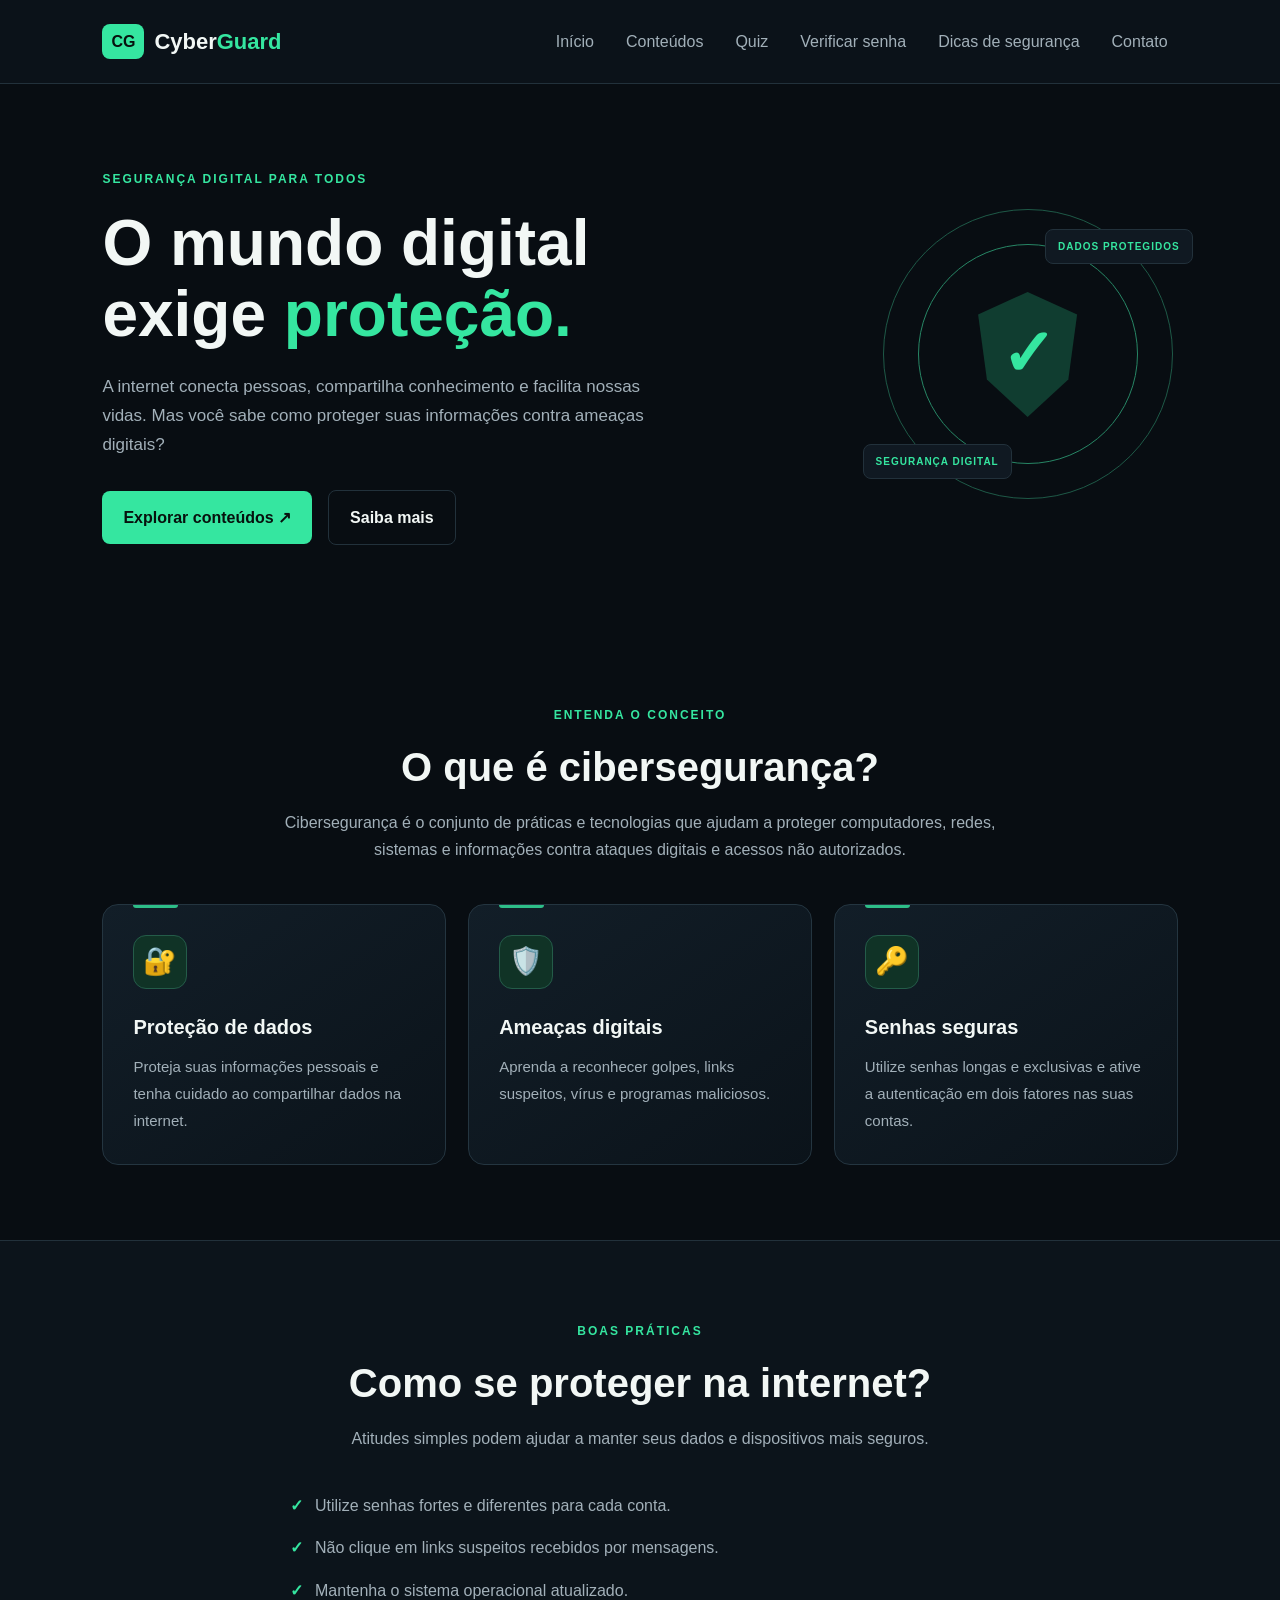
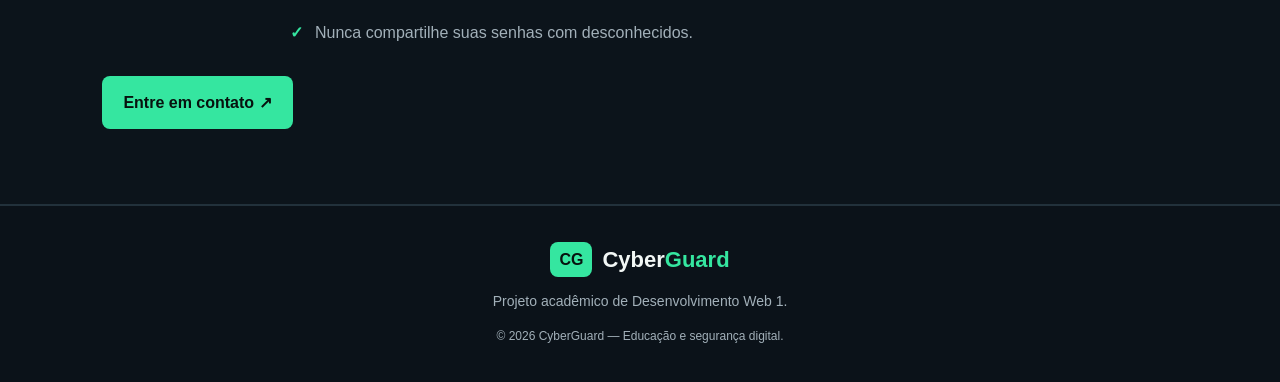
<file: index.html>
<!DOCTYPE html>
<html lang="pt-BR">
<head>
    <meta charset="UTF-8">
    <meta name="viewport" content="width=device-width, initial-scale=1.0">

    <meta name="description" content="Conheça a cibersegurança e aprenda a proteger seus dados na internet.">

    <title>CyberGuard | Segurança Digital</title>

    <link rel="stylesheet" href="style.css">
</head>

<body>

    <!-- CABEÇALHO -->
    <header class="cabecalho">

        <a href="index.html" class="logo">
            <span class="logo-icone">CG</span>
            <span>Cyber<span class="destaque">Guard</span></span>
        </a>

        <nav class="menu" aria-label="Navegação principal">
    <a href="index.html" aria-current="page">Início</a>
    <a href="galeria.html">Conteúdos</a>
    <a href="quiz.html">Quiz</a>
    <a href="senhas.html">Verificar senha</a>
    <a href="dicas.html">Dicas de segurança</a>
    <a href="contato.html">Contato</a>
</nav>

    </header>

    <!-- CONTEÚDO PRINCIPAL -->
    <main>

        <!-- APRESENTAÇÃO -->
        <section class="hero">

            <div class="hero-texto">

                <span class="etiqueta">
                    SEGURANÇA DIGITAL PARA TODOS
                </span>

                <h1>
                    O mundo digital exige
                    <span>proteção.</span>
                </h1>

                <p>
                    A internet conecta pessoas, compartilha conhecimento
                    e facilita nossas vidas. Mas você sabe como proteger
                    suas informações contra ameaças digitais?
                </p>

                <div class="botoes">

                    <a href="galeria.html" class="botao">
                        Explorar conteúdos ↗
                    </a>

                    <a href="#sobre" class="botao-secundario">
                        Saiba mais
                    </a>

                </div>

            </div>

            <div class="hero-visual"
                 role="img"
                 aria-label="Símbolo de proteção digital">

                <div class="circulo circulo-externo"></div>
                <div class="circulo circulo-interno"></div>

                <div class="escudo">✓</div>

                <span class="selo selo-topo">
                    DADOS PROTEGIDOS
                </span>

                <span class="selo selo-base">
                    SEGURANÇA DIGITAL
                </span>

            </div>

        </section>

        <!-- SOBRE A CIBERSEGURANÇA -->
        <section class="secao" id="sobre">

            <div class="titulo-secao">

                <span class="etiqueta">
                    ENTENDA O CONCEITO
                </span>

                <h2>O que é cibersegurança?</h2>

                <p>
                    Cibersegurança é o conjunto de práticas e tecnologias
                    que ajudam a proteger computadores, redes, sistemas
                    e informações contra ataques digitais e acessos não
                    autorizados.
                </p>

            </div>

            <div class="grade-cards">

                <article class="card">

                    <span class="card-icone">🔐</span>

                    <h3>Proteção de dados</h3>

                    <p>
                        Proteja suas informações pessoais e tenha cuidado
                        ao compartilhar dados na internet.
                    </p>

                </article>

                <article class="card">

                    <span class="card-icone">🛡️</span>

                    <h3>Ameaças digitais</h3>

                    <p>
                        Aprenda a reconhecer golpes, links suspeitos,
                        vírus e programas maliciosos.
                    </p>

                </article>

                <article class="card">

                    <span class="card-icone">🔑</span>

                    <h3>Senhas seguras</h3>

                    <p>
                        Utilize senhas longas e exclusivas e ative a
                        autenticação em dois fatores nas suas contas.
                    </p>

                </article>

            </div>

        </section>

        <!-- DICAS DE SEGURANÇA -->
        <section class="secao secao-destaque">

            <div class="titulo-secao">

                <span class="etiqueta">
                    BOAS PRÁTICAS
                </span>

                <h2>Como se proteger na internet?</h2>

                <p>
                    Atitudes simples podem ajudar a manter seus dados
                    e dispositivos mais seguros.
                </p>

            </div>

            <ul class="lista-dicas">

                <li>
                    <span class="check">✓</span>
                    Utilize senhas fortes e diferentes para cada conta.
                </li>

                <li>
                    <span class="check">✓</span>
                    Não clique em links suspeitos recebidos por mensagens.
                </li>

                <li>
                    <span class="check">✓</span>
                    Mantenha o sistema operacional atualizado.
                </li>

                <li>
                    <span class="check">✓</span>
                    Nunca compartilhe suas senhas com desconhecidos.
                </li>

            </ul>

            <a href="contato.html" class="botao">
                Entre em contato ↗
            </a>

        </section>

    </main>

    <!-- RODAPÉ -->
    <footer class="rodape">

        <a href="index.html" class="logo">
            <span class="logo-icone">CG</span>
            <span>Cyber<span class="destaque">Guard</span></span>
        </a>

        <p>
            Projeto acadêmico de Desenvolvimento Web 1.
        </p>

        <p class="copyright">
            © 2026 CyberGuard — Educação e segurança digital.
        </p>

    </footer>

</body>
</html>
</file>
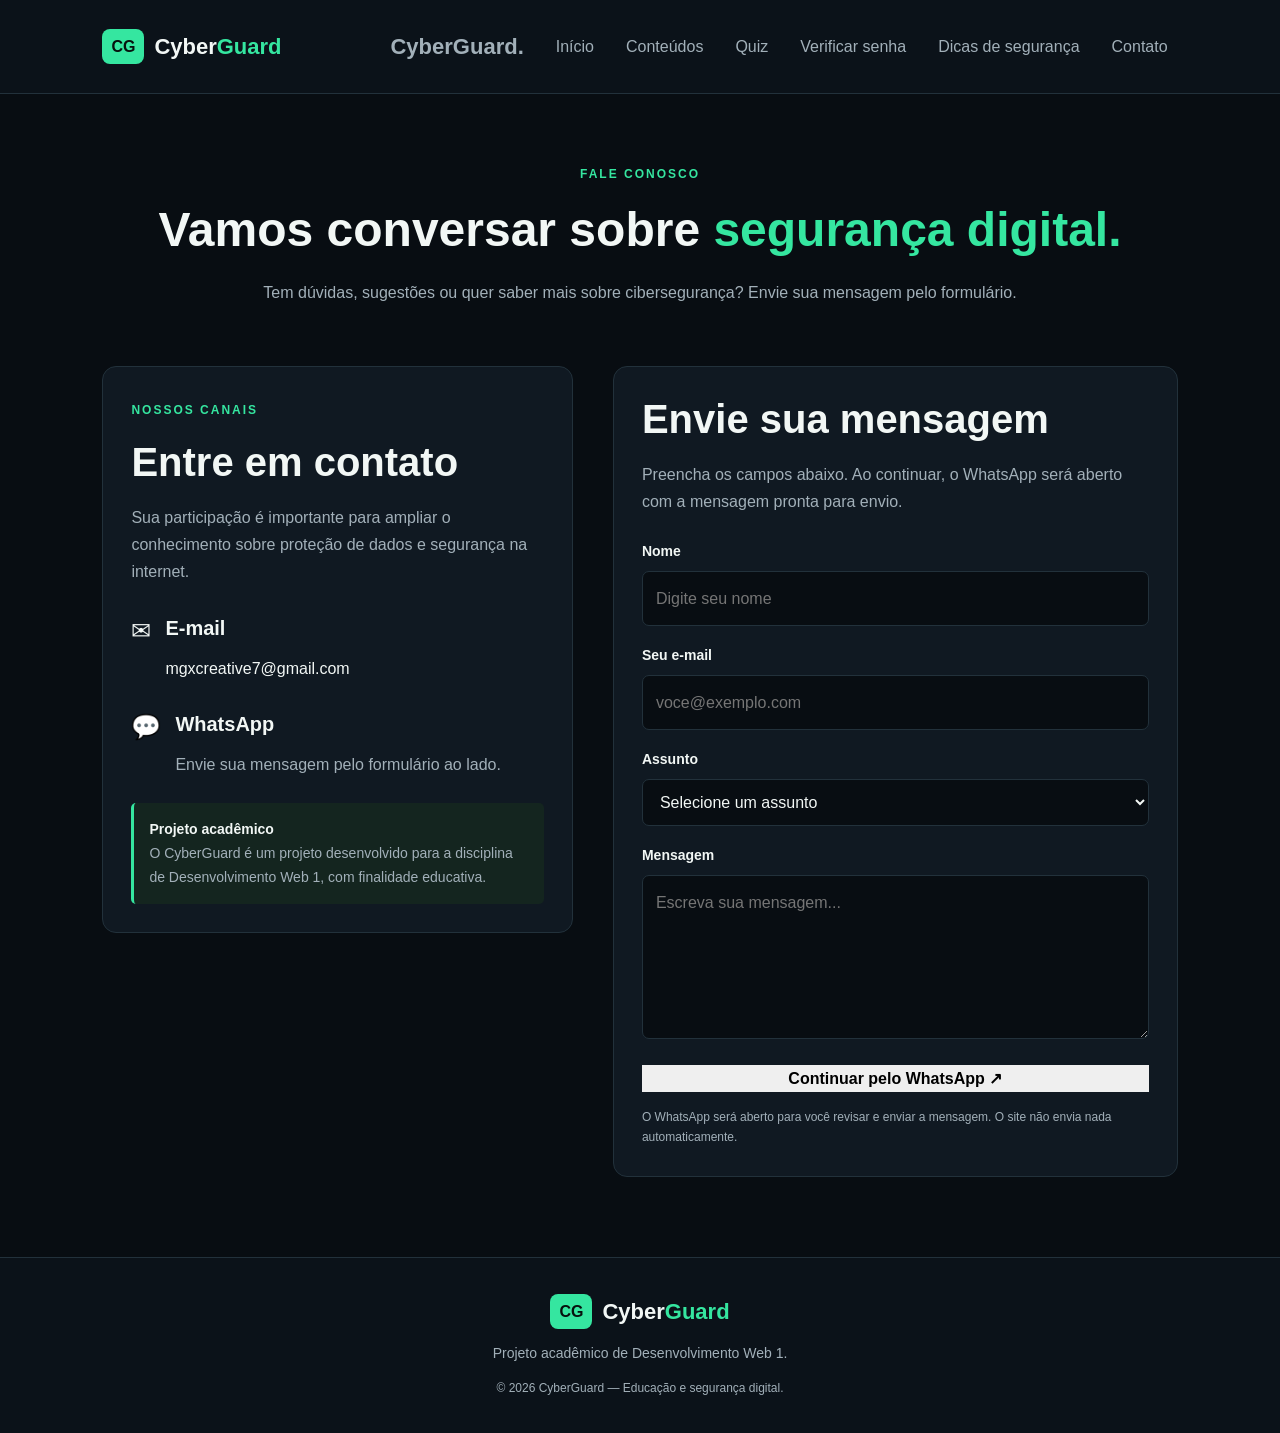
<file: contato.html>
<!DOCTYPE html>
<html lang="pt-BR">
<head>
    <meta charset="UTF-8">
    <meta name="viewport" content="width=device-width, initial-scale=1.0">

    <meta name="description" content="Entre em contato com o CyberGuard, projeto acadêmico sobre cibersegurança e segurança digital.">

    <title>Contato | CyberGuard</title>

    <link rel="stylesheet" href="style.css">
</head>

<body>

    <!-- CABEÇALHO -->
    <header class="cabecalho">

        <a href="index.html" class="logo">
            <span class="logo-icone">CG</span>
            <span>Cyber<span class="destaque">Guard</span></span>
        </a>

        <nav class="menu">
             <a href="index.html" class="logo">CyberGuard.</a>
  <a href="index.html">Início</a>
  <a href="galeria.html">Conteúdos</a>
  <a href="quiz.html">Quiz</a>
  <a href="senhas.html">Verificar senha</a>
  <a href="dicas.html">Dicas de segurança</a>
  <a href="contato.html">Contato</a>
        </nav>

    </header>

    <!-- CONTEÚDO PRINCIPAL -->
    <main>

        <section class="pagina-topo">

            <span class="etiqueta">FALE CONOSCO</span>

            <h1>
                Vamos conversar sobre
                <span class="destaque">segurança digital.</span>
            </h1>

            <p>
                Tem dúvidas, sugestões ou quer saber mais sobre
                cibersegurança? Envie sua mensagem pelo formulário.
            </p>

        </section>

        <section class="secao contato-layout">

            <!-- INFORMAÇÕES DE CONTATO -->
            <div class="contato-info">

                <span class="etiqueta">NOSSOS CANAIS</span>

                <h2>Entre em contato</h2>

                <p>
                    Sua participação é importante para ampliar o
                    conhecimento sobre proteção de dados e segurança
                    na internet.
                </p>

                <div class="info-item">

                    <span class="info-icone">✉</span>

                    <div>
                        <h3>E-mail</h3>
                        <a href="mailto:mgxcreative7@gmail.com">
                            mgxcreative7@gmail.com
                        </a>
                    </div>

                </div>

                <div class="info-item">

                    <span class="info-icone">💬</span>

                    <div>
                        <h3>WhatsApp</h3>
                        <p>
                            Envie sua mensagem pelo formulário ao lado.
                        </p>
                    </div>

                </div>

                <div class="aviso">
                    <strong>Projeto acadêmico</strong>
                    <p>
                        O CyberGuard é um projeto desenvolvido para
                        a disciplina de Desenvolvimento Web 1, com
                        finalidade educativa.
                    </p>
                </div>

            </div>

            <!-- FORMULÁRIO -->
            <form class="formulario" id="formContato">

                <h2>Envie sua mensagem</h2>

                <p class="form-descricao">
                    Preencha os campos abaixo. Ao continuar, o WhatsApp
                    será aberto com a mensagem pronta para envio.
                </p>

                <div class="campo">
                    <label for="nome">Nome</label>
                    <input
                        type="text"
                        id="nome"
                        name="nome"
                        placeholder="Digite seu nome"
                        required
                    >
                </div>

                <div class="campo">
                    <label for="email">Seu e-mail</label>
                    <input
                        type="email"
                        id="email"
                        name="email"
                        placeholder="voce@exemplo.com"
                        required
                    >
                </div>

                <div class="campo">
                    <label for="assunto">Assunto</label>
                    <select id="assunto" name="assunto" required>
                        <option value="">Selecione um assunto</option>
                        <option value="Dúvida sobre cibersegurança">
                            Dúvida sobre cibersegurança
                        </option>
                        <option value="Sugestão para o site">
                            Sugestão para o site
                        </option>
                        <option value="Proteção de dados">
                            Proteção de dados
                        </option>
                        <option value="Outro assunto">
                            Outro assunto
                        </option>
                    </select>
                </div>

                <div class="campo">
                    <label for="mensagem">Mensagem</label>
                    <textarea
                        id="mensagem"
                        name="mensagem"
                        rows="5"
                        placeholder="Escreva sua mensagem..."
                        required
                    ></textarea>
                </div>

                <button type="submit" class="botao-form">
                    Continuar pelo WhatsApp ↗
                </button>

                <p class="nota-form">
                    O WhatsApp será aberto para você revisar e enviar
                    a mensagem. O site não envia nada automaticamente.
                </p>

                <p
                    id="feedback"
                    role="status"
                    aria-live="polite"
                ></p>

            </form>

        </section>

    </main>

    <!-- RODAPÉ -->
    <footer class="rodape">

        <a href="index.html" class="logo">
            <span class="logo-icone">CG</span>
            <span>Cyber<span class="destaque">Guard</span></span>
        </a>

        <p>
            Projeto acadêmico de Desenvolvimento Web 1.
        </p>

        <p class="copyright">
            © 2026 CyberGuard — Educação e segurança digital.
        </p>

    </footer>

    <!-- FUNCIONAMENTO DO FORMULÁRIO -->
    <script>
        const formulario = document.getElementById("formContato");

        formulario.addEventListener("submit", function(event) {
            event.preventDefault();

            // SUBSTITUA pelo número que receberá as mensagens.
            // Use DDI + DDD + número, somente dígitos.
            const numeroWhatsApp = "5521992676972";

            if (numeroWhatsApp === "55DDDNUMERO") {
                document.getElementById("feedback").textContent =
                    "O formulário está pronto! Falta configurar o número de WhatsApp do destinatário.";
                return;
            }

            const nome = document.getElementById("nome").value.trim();
            const email = document.getElementById("email").value.trim();
            const assunto = document.getElementById("assunto").value;
            const mensagem = document.getElementById("mensagem").value.trim();

            const texto =
                "Olá! Entrei em contato pelo site CyberGuard.%0A%0A" +
                "Nome: " + encodeURIComponent(nome) + "%0A" +
                "E-mail: " + encodeURIComponent(email) + "%0A" +
                "Assunto: " + encodeURIComponent(assunto) + "%0A" +
                "Mensagem: " + encodeURIComponent(mensagem);

            const url =
                "https://wa.me/" + numeroWhatsApp + "?text=" + texto;

            window.open(url, "_blank", "noopener,noreferrer");
        });
    </script>

</body>
</html>
</file>
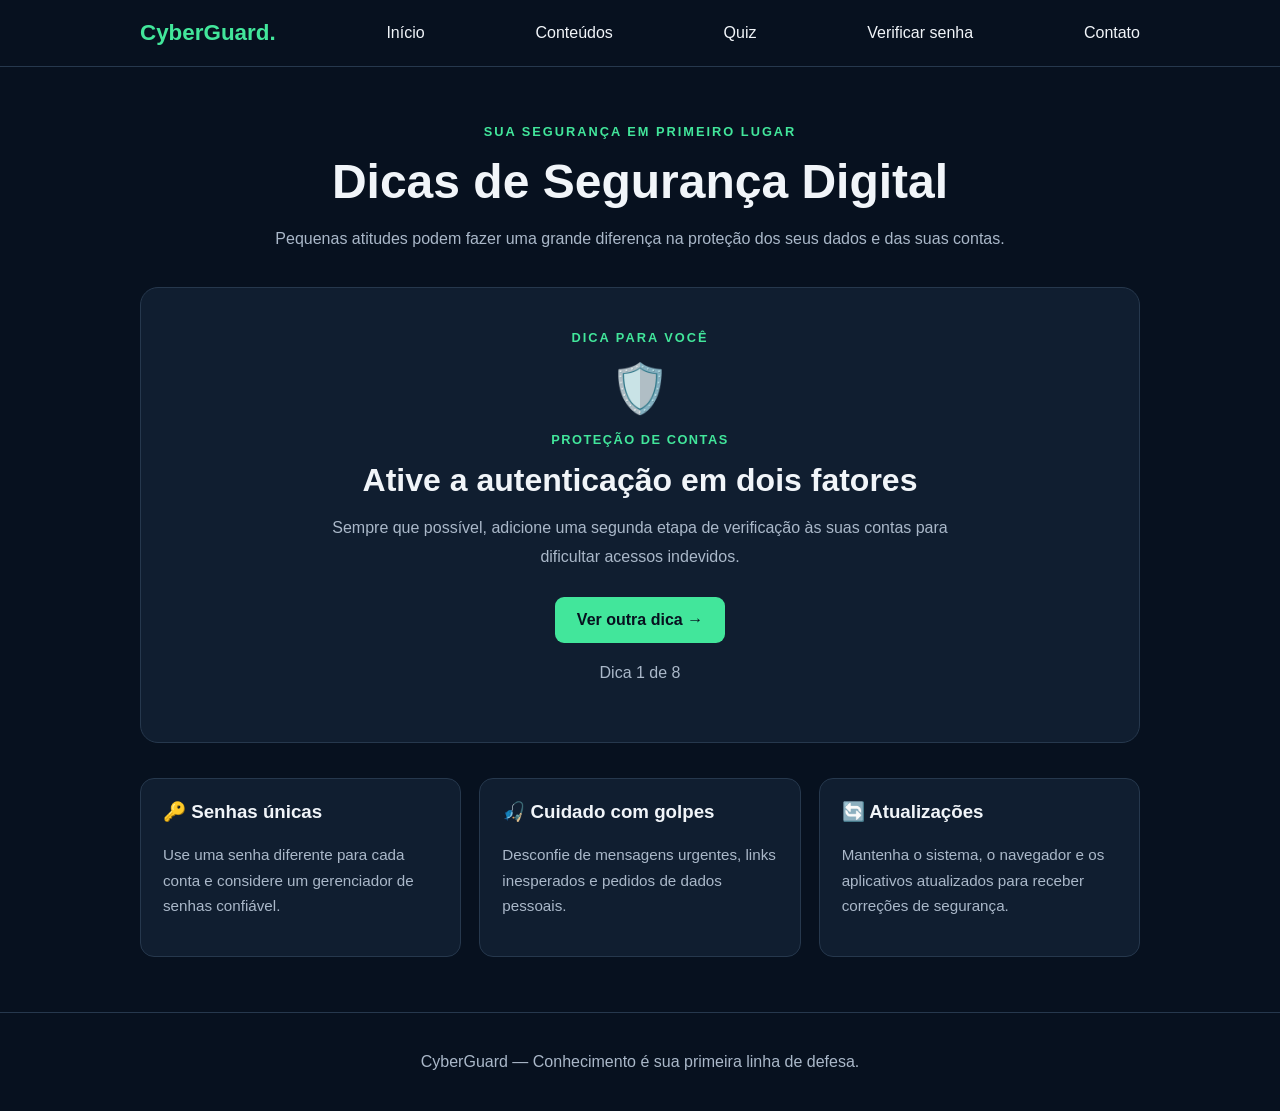
<file: dicas.html>
<!DOCTYPE html>
<html lang="pt-BR">
<head>
  <meta charset="UTF-8">
  <meta name="viewport" content="width=device-width, initial-scale=1.0">
  <meta name="description" content="Confira dicas práticas para navegar com mais segurança na internet.">
  <title>Dicas de Segurança | CyberGuard</title>

  <style>
    :root {
      --fundo: #07111f;
      --painel: #101e30;
      --verde: #42e69b;
      --texto: #f1f5f9;
      --suave: #aab8c9;
      --borda: #26384d;
    }

    * {
      box-sizing: border-box;
    }

    body {
      margin: 0;
      background: var(--fundo);
      color: var(--texto);
      font-family: Arial, Helvetica, sans-serif;
      min-height: 100vh;
    }

    header {
      padding: 20px;
      border-bottom: 1px solid var(--borda);
    }

    nav {
      max-width: 1000px;
      margin: auto;
      display: flex;
      justify-content: space-between;
      align-items: center;
      gap: 16px;
      flex-wrap: wrap;
    }

    nav a {
      color: var(--texto);
      text-decoration: none;
    }

    nav a:hover {
      color: var(--verde);
    }

    nav .logo {
      color: var(--verde);
      font-size: 1.4rem;
      font-weight: bold;
    }

    main {
      width: min(1000px, 92%);
      margin: 55px auto;
    }

    .introducao {
      text-align: center;
      margin-bottom: 35px;
    }

    .etiqueta {
      color: var(--verde);
      font-size: .8rem;
      font-weight: bold;
      letter-spacing: 2px;
      text-transform: uppercase;
    }

    h1 {
      font-size: clamp(2rem, 5vw, 3rem);
      margin: 14px 0;
    }

    .suave {
      color: var(--suave);
      line-height: 1.7;
    }

    .destaque {
      background: var(--painel);
      border: 1px solid var(--borda);
      border-radius: 18px;
      padding: clamp(24px, 5vw, 40px);
      text-align: center;
    }

    .icone {
      font-size: 3rem;
      margin: 15px 0;
    }

    #categoria {
      color: var(--verde);
      text-transform: uppercase;
      letter-spacing: 1.5px;
      font-size: .8rem;
      font-weight: bold;
    }

    #tituloDica {
      font-size: clamp(1.4rem, 4vw, 2rem);
      margin: 15px 0;
    }

    #textoDica {
      max-width: 650px;
      margin: 0 auto;
      line-height: 1.8;
    }

    button {
      margin-top: 25px;
      padding: 14px 22px;
      border: 0;
      border-radius: 9px;
      background: var(--verde);
      color: #07111f;
      font-size: 1rem;
      font-weight: bold;
      cursor: pointer;
    }

    button:hover {
      filter: brightness(.92);
    }

    button:focus-visible,
    a:focus-visible {
      outline: 2px solid var(--verde);
      outline-offset: 4px;
    }

    .grade {
      display: grid;
      grid-template-columns: repeat(3, minmax(0, 1fr));
      gap: 18px;
      margin-top: 35px;
    }

    .cartao {
      background: var(--painel);
      border: 1px solid var(--borda);
      border-radius: 14px;
      padding: 22px;
    }

    .cartao h3 {
      margin-top: 0;
    }

    .cartao p {
      color: var(--suave);
      line-height: 1.7;
      font-size: .95rem;
    }

    footer {
      border-top: 1px solid var(--borda);
      padding: 24px;
      margin-top: 55px;
      text-align: center;
      color: var(--suave);
    }

    @media (max-width: 700px) {
      .grade {
        grid-template-columns: 1fr;
      }

      nav {
        justify-content: center;
      }

      main {
        margin-top: 35px;
      }
    }
  </style>
</head>

<body>
  <header>
    <nav aria-label="Navegação principal">
      <a class="logo" href="index.html">CyberGuard.</a>
      <a href="index.html">Início</a>
      <a href="galeria.html">Conteúdos</a>
      <a href="quiz.html">Quiz</a>
      <a href="senhas.html">Verificar senha</a>
      <a href="contato.html">Contato</a>
    </nav>
  </header>

  <main>
    <section class="introducao">
      <span class="etiqueta">Sua segurança em primeiro lugar</span>
      <h1>Dicas de Segurança Digital</h1>
      <p class="suave">
        Pequenas atitudes podem fazer uma grande diferença
        na proteção dos seus dados e das suas contas.
      </p>
    </section>

    <section class="destaque" aria-labelledby="tituloDica">
      <span class="etiqueta">Dica para você</span>
      <div class="icone" id="iconeDica" aria-hidden="true">🛡️</div>
      <p id="categoria">Proteção de contas</p>
      <h2 id="tituloDica">Ative a autenticação em dois fatores</h2>
      <p id="textoDica" class="suave" aria-live="polite">
        Sempre que possível, adicione uma segunda etapa de verificação
        às suas contas para dificultar acessos indevidos.
      </p>
      <button type="button" id="proximaDica">Ver outra dica →</button>
      <p id="contador" class="suave">Dica 1 de 8</p>
    </section>

    <section class="grade" aria-label="Hábitos importantes">
      <article class="cartao">
        <h3>🔑 Senhas únicas</h3>
        <p>Use uma senha diferente para cada conta e considere um gerenciador de senhas confiável.</p>
      </article>

      <article class="cartao">
        <h3>🎣 Cuidado com golpes</h3>
        <p>Desconfie de mensagens urgentes, links inesperados e pedidos de dados pessoais.</p>
      </article>

      <article class="cartao">
        <h3>🔄 Atualizações</h3>
        <p>Mantenha o sistema, o navegador e os aplicativos atualizados para receber correções de segurança.</p>
      </article>
    </section>
  </main>

  <footer>
    <p>CyberGuard — Conhecimento é sua primeira linha de defesa.</p>
  </footer>

  <script>
    const dicas = [
      {
        icone: "🛡️",
        categoria: "Proteção de contas",
        titulo: "Ative a autenticação em dois fatores",
        texto: "Sempre que possível, adicione uma segunda etapa de verificação às suas contas para dificultar acessos indevidos."
      },
      {
        icone: "🔑",
        categoria: "Senhas",
        titulo: "Use senhas longas e únicas",
        texto: "Evite repetir senhas em serviços diferentes. Um gerenciador confiável pode ajudar você a criar e guardar senhas fortes."
      },
      {
        icone: "🎣",
        categoria: "Phishing",
        titulo: "Pense antes de clicar",
        texto: "Desconfie de mensagens com urgência exagerada, prêmios inesperados ou links que pedem suas credenciais. Acesse o site oficial diretamente."
      },
      {
        icone: "🔄",
        categoria: "Atualizações",
        titulo: "Mantenha seus dispositivos atualizados",
        texto: "Atualizações podem corrigir falhas de segurança. Ative as atualizações automáticas quando for adequado."
      },
      {
        icone: "📶",
        categoria: "Redes públicas",
        titulo: "Tenha cuidado com Wi-Fi público",
        texto: "Confira se a rede é legítima, prefira conexões seguras e evite operações sensíveis em redes que você não considera confiáveis."
      },
      {
        icone: "🕵️",
        categoria: "Privacidade",
        titulo: "Compartilhe menos dados pessoais",
        texto: "Revise as configurações de privacidade e evite publicar endereço, documentos, localização em tempo real ou informações da sua rotina."
      },
      {
        icone: "💾",
        categoria: "Backup",
        titulo: "Faça cópias de segurança",
        texto: "Mantenha cópias dos arquivos importantes em outro dispositivo ou serviço confiável. Verifique se consegue restaurá-las."
      },
      {
        icone: "📥",
        categoria: "Downloads",
        titulo: "Baixe arquivos de fontes confiáveis",
        texto: "Evite programas piratas e anexos inesperados. Verifique a origem do arquivo antes de abri-lo ou instalá-lo."
      }
    ];

    let indiceAtual = 0;

    const icone = document.getElementById("iconeDica");
    const categoria = document.getElementById("categoria");
    const titulo = document.getElementById("tituloDica");
    const texto = document.getElementById("textoDica");
    const contador = document.getElementById("contador");

    function mostrarDica(indice) {
      const dica = dicas[indice];

      icone.textContent = dica.icone;
      categoria.textContent = dica.categoria;
      titulo.textContent = dica.titulo;
      texto.textContent = dica.texto;
      contador.textContent = `Dica ${indice + 1} de ${dicas.length}`;
    }

    document.getElementById("proximaDica").addEventListener("click", () => {
      indiceAtual = (indiceAtual + 1) % dicas.length;
      mostrarDica(indiceAtual);
    });

    mostrarDica(indiceAtual);
  </script>
</body>
</html>
</file>
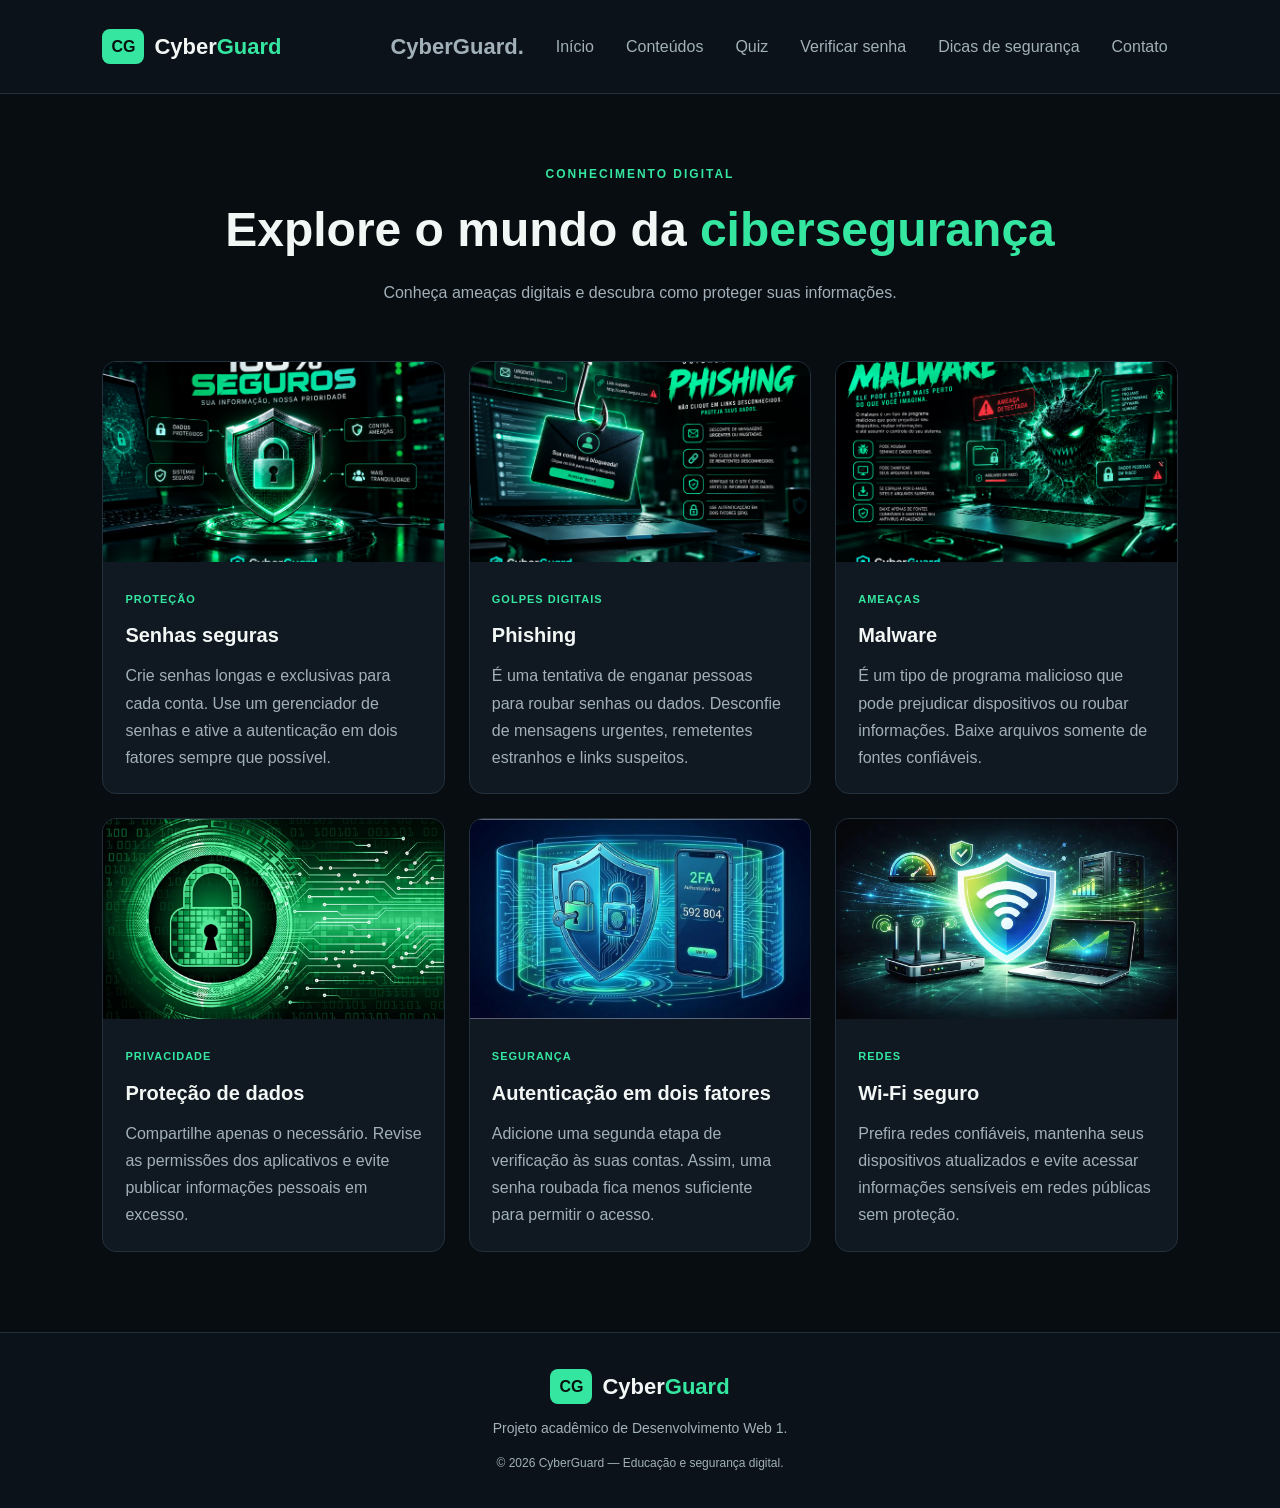
<file: galeria.html>
<!DOCTYPE html>
<html lang="pt-BR">
<head>
    <meta charset="UTF-8">
    <meta name="viewport" content="width=device-width, initial-scale=1.0">
    <meta name="description" content="Galeria educativa sobre cibersegurança, ameaças digitais e proteção de dados.">
    <title>Galeria | CyberGuard</title>
    <link rel="stylesheet" href="style.css">
</head>

<body>

    <header class="cabecalho">
        <a href="index.html" class="logo">
            <span class="logo-icone">CG</span>
            <span>Cyber<span class="destaque">Guard</span></span>
        </a>

        <nav class="menu">
             <a href="index.html" class="logo">CyberGuard.</a>
  <a href="index.html">Início</a>
  <a href="galeria.html">Conteúdos</a>
  <a href="quiz.html">Quiz</a>
  <a href="senhas.html">Verificar senha</a>
  <a href="dicas.html">Dicas de segurança</a>
  <a href="contato.html">Contato</a>
        </nav>
    </header>

    <main>
        <section class="pagina-topo">
            <span class="etiqueta">CONHECIMENTO DIGITAL</span>
            <h1>Explore o mundo da <span class="destaque">cibersegurança</span></h1>
            <p>Conheça ameaças digitais e descubra como proteger suas informações.</p>
        </section>

        <section class="grade-galeria">

            <article class="card-imagem">
                <img src="img/senhas.png" alt="Proteção de senhas">
                <div class="card-conteudo">
                    <span class="categoria">Proteção</span>
                    <h3>Senhas seguras</h3>
                    <p>Crie senhas longas e exclusivas para cada conta. Use um gerenciador de senhas e ative a autenticação em dois fatores sempre que possível.</p>
                </div>
            </article>

            <article class="card-imagem">
                <img src="img/phishing.png" alt="Alerta contra phishing">
                <div class="card-conteudo">
                    <span class="categoria">Golpes digitais</span>
                    <h3>Phishing</h3>
                    <p>É uma tentativa de enganar pessoas para roubar senhas ou dados. Desconfie de mensagens urgentes, remetentes estranhos e links suspeitos.</p>
                </div>
            </article>

            <article class="card-imagem">
                <img src="img/malware.png" alt="Alerta contra malware">
                <div class="card-conteudo">
                    <span class="categoria">Ameaças</span>
                    <h3>Malware</h3>
                    <p>É um tipo de programa malicioso que pode prejudicar dispositivos ou roubar informações. Baixe arquivos somente de fontes confiáveis.</p>
                </div>
            </article>

            <article class="card-imagem">
                <img src="img/privacidade.png" alt="Proteção da privacidade digital">
                <div class="card-conteudo">
                    <span class="categoria">Privacidade</span>
                    <h3>Proteção de dados</h3>
                    <p>Compartilhe apenas o necessário. Revise as permissões dos aplicativos e evite publicar informações pessoais em excesso.</p>
                </div>
            </article>

            <article class="card-imagem">
                <img src="img/autenticacao.png" alt="Autenticação em dois fatores">
                <div class="card-conteudo">
                    <span class="categoria">Segurança</span>
                    <h3>Autenticação em dois fatores</h3>
                    <p>Adicione uma segunda etapa de verificação às suas contas. Assim, uma senha roubada fica menos suficiente para permitir o acesso.</p>
                </div>
            </article>

            <article class="card-imagem">
                <img src="img/redes.png" alt="Segurança em redes Wi-Fi">
                <div class="card-conteudo">
                    <span class="categoria">Redes</span>
                    <h3>Wi-Fi seguro</h3>
                    <p>Prefira redes confiáveis, mantenha seus dispositivos atualizados e evite acessar informações sensíveis em redes públicas sem proteção.</p>
                </div>
            </article>

        </section>
    </main>

    <footer class="rodape">
        <a href="index.html" class="logo">
            <span class="logo-icone">CG</span>
            <span>Cyber<span class="destaque">Guard</span></span>
        </a>
        <p>Projeto acadêmico de Desenvolvimento Web 1.</p>
        <p class="copyright">© 2026 CyberGuard — Educação e segurança digital.</p>
    </footer>

</body>
</html>
</file>
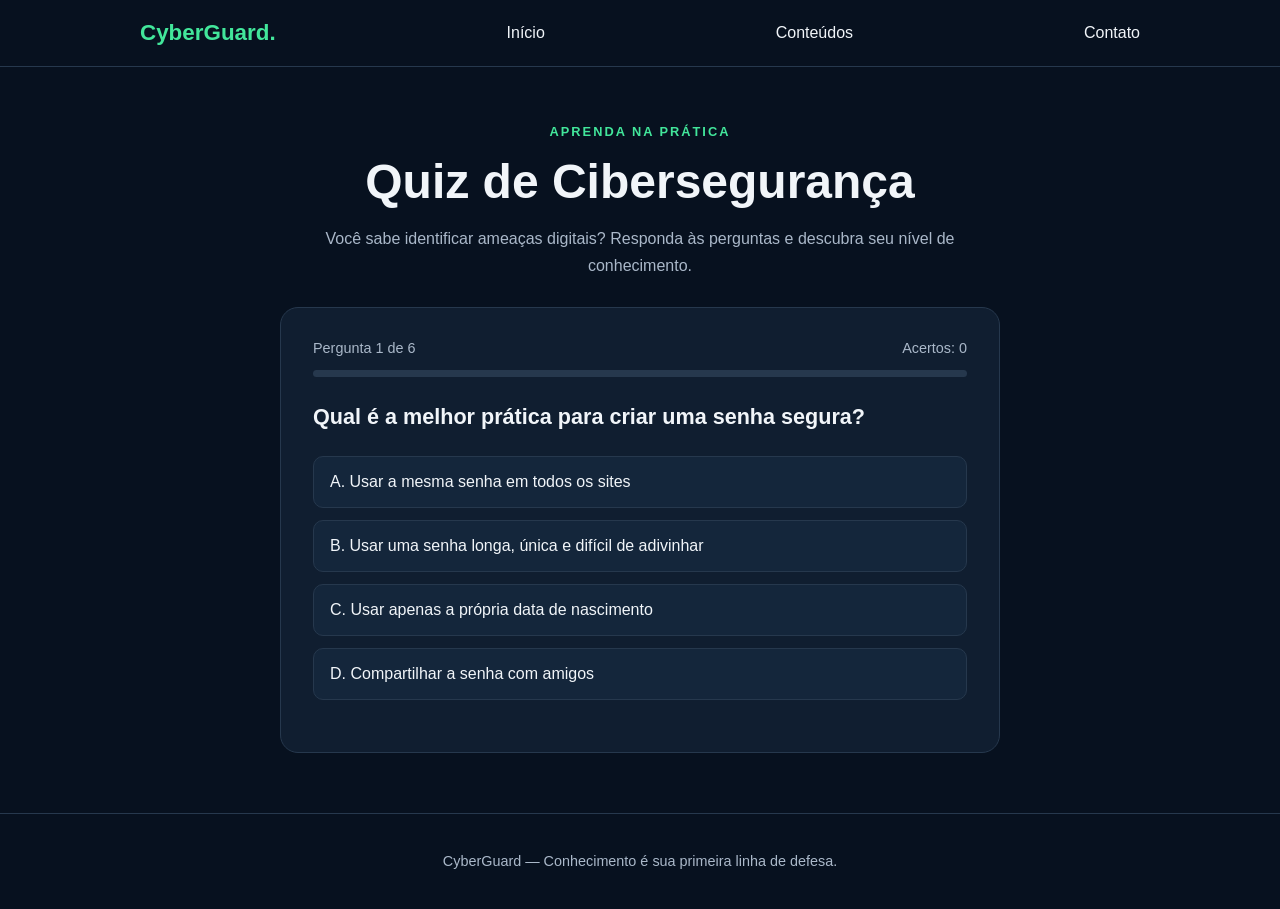
<file: quiz.html>
<!DOCTYPE html>
<html lang="pt-BR">
<head>
  <meta charset="UTF-8">
  <meta name="viewport" content="width=device-width, initial-scale=1.0">
  <meta name="description" content="Teste seus conhecimentos sobre cibersegurança com o CyberGuard.">
  <title>Quiz de Cibersegurança | CyberGuard</title>

  <style>
    :root {
      --fundo: #07111f;
      --painel: #101e30;
      --verde: #42e69b;
      --texto: #f1f5f9;
      --suave: #aab8c9;
      --borda: #26384d;
    }

    * {
      box-sizing: border-box;
    }

    body {
      margin: 0;
      min-height: 100vh;
      background: var(--fundo);
      color: var(--texto);
      font-family: Arial, Helvetica, sans-serif;
    }

    header {
      border-bottom: 1px solid var(--borda);
      padding: 20px;
    }

    nav {
      max-width: 1000px;
      margin: auto;
      display: flex;
      justify-content: space-between;
      align-items: center;
      gap: 16px;
      flex-wrap: wrap;
    }

    .logo {
      color: var(--verde);
      font-size: 1.4rem;
      font-weight: bold;
      text-decoration: none;
    }

    nav a:not(.logo) {
      color: var(--texto);
      text-decoration: none;
    }

    nav a:hover {
      color: var(--verde);
    }

    main {
      width: min(720px, 92%);
      margin: 55px auto;
    }

    .introducao {
      text-align: center;
      margin-bottom: 28px;
    }

    .etiqueta {
      color: var(--verde);
      text-transform: uppercase;
      letter-spacing: 2px;
      font-size: .8rem;
      font-weight: bold;
    }

    h1 {
      font-size: clamp(2rem, 5vw, 3rem);
      margin: 14px 0;
    }

    .introducao p,
    .explicacao {
      color: var(--suave);
      line-height: 1.7;
    }

    .painel {
      background: var(--painel);
      border: 1px solid var(--borda);
      border-radius: 18px;
      padding: clamp(20px, 5vw, 32px);
    }

    .progresso {
      height: 7px;
      background: #26384d;
      border-radius: 20px;
      overflow: hidden;
      margin: 14px 0 24px;
    }

    #barra {
      height: 100%;
      width: 0%;
      background: var(--verde);
      transition: width .25s;
    }

    .detalhes {
      color: var(--suave);
      font-size: .9rem;
      display: flex;
      justify-content: space-between;
      gap: 12px;
    }

    #pergunta {
      font-size: 1.35rem;
      line-height: 1.5;
      margin: 22px 0;
    }

    #alternativas {
      display: grid;
      gap: 12px;
    }

    .alternativa {
      background: #14263b;
      border: 1px solid var(--borda);
      color: var(--texto);
      text-align: left;
      padding: 16px;
      border-radius: 10px;
      font-size: 1rem;
      cursor: pointer;
      transition: border-color .2s, background .2s;
    }

    .alternativa:hover:not(:disabled) {
      border-color: var(--verde);
    }

    .alternativa:focus-visible,
    .botao:focus-visible,
    a:focus-visible {
      outline: 2px solid var(--verde);
      outline-offset: 3px;
    }

    .alternativa:disabled {
      cursor: default;
      opacity: .95;
    }

    .alternativa.correta {
      border-color: var(--verde);
      background: #123c30;
    }

    .alternativa.errada {
      border-color: #ff7474;
      background: #40252d;
    }

    #feedback {
      line-height: 1.6;
      margin-top: 20px;
    }

    .botao {
      background: var(--verde);
      color: #07111f;
      border: 0;
      border-radius: 9px;
      padding: 13px 20px;
      font-size: 1rem;
      font-weight: bold;
      cursor: pointer;
      margin-top: 20px;
    }

    .botao:hover {
      filter: brightness(.92);
    }

    [hidden] {
      display: none !important;
    }

    #resultado {
      text-align: center;
    }

    #pontuacao {
      color: var(--verde);
      font-size: 2.6rem;
      font-weight: bold;
    }

    footer {
      text-align: center;
      color: var(--suave);
      border-top: 1px solid var(--borda);
      padding: 25px 15px;
      margin-top: 60px;
      font-size: .9rem;
    }

    @media (max-width: 480px) {
      header {
        padding: 16px;
      }

      nav {
        justify-content: center;
      }

      main {
        margin-top: 35px;
      }
    }
  </style>
</head>

<body>
  <header>
    <nav aria-label="Navegação principal">
      <a class="logo" href="index.html">CyberGuard<span>.</span></a>
      <a href="index.html">Início</a>
      <a href="galeria.html">Conteúdos</a>
      <a href="contato.html">Contato</a>
    </nav>
  </header>

  <main>
    <section class="introducao">
      <span class="etiqueta">Aprenda na prática</span>
      <h1>Quiz de Cibersegurança</h1>
      <p>
        Você sabe identificar ameaças digitais?
        Responda às perguntas e descubra seu nível de conhecimento.
      </p>
    </section>

    <section class="painel" aria-label="Quiz">
      <div id="jogo">
        <div class="detalhes">
          <span id="contador">Pergunta 1 de 6</span>
          <span id="placar">Acertos: 0</span>
        </div>

        <div
          class="progresso"
          role="progressbar"
          aria-label="Progresso do quiz"
          aria-valuemin="0"
          aria-valuemax="6"
          aria-valuenow="0"
          id="progresso"
        >
          <div id="barra"></div>
        </div>

        <h2 id="pergunta" tabindex="-1"></h2>
        <div id="alternativas"></div>
        <p id="feedback" aria-live="polite"></p>

        <button class="botao" id="proximo" hidden>
          Próxima pergunta
        </button>
      </div>

      <div id="resultado" hidden aria-live="polite">
        <span class="etiqueta">Quiz concluído</span>
        <h2>Seu resultado</h2>
        <p id="pontuacao"></p>
        <p id="mensagemFinal" class="explicacao"></p>
        <button class="botao" id="reiniciar">Jogar novamente</button>
      </div>
    </section>
  </main>

  <footer>
    <p>CyberGuard — Conhecimento é sua primeira linha de defesa.</p>
  </footer>

  <script>
    const perguntas = [
      {
        pergunta: "Qual é a melhor prática para criar uma senha segura?",
        alternativas: [
          "Usar a mesma senha em todos os sites",
          "Usar uma senha longa, única e difícil de adivinhar",
          "Usar apenas a própria data de nascimento",
          "Compartilhar a senha com amigos"
        ],
        correta: 1,
        explicacao: "Senhas longas e únicas reduzem o risco de invasão. Um gerenciador de senhas pode ajudar."
      },
      {
        pergunta: "Você recebeu um e-mail urgente pedindo para confirmar sua senha por um link. O que fazer?",
        alternativas: [
          "Clicar imediatamente",
          "Responder com seus dados",
          "Verificar o remetente e acessar o site oficial por conta própria",
          "Encaminhar o e-mail para todos os contatos"
        ],
        correta: 2,
        explicacao: "Mensagens de phishing tentam enganar você. Verifique o remetente e não use links suspeitos."
      },
      {
        pergunta: "Para que serve a autenticação em dois fatores (2FA)?",
        alternativas: [
          "Adicionar uma camada extra de proteção à conta",
          "Deixar a internet mais rápida",
          "Eliminar a necessidade de qualquer senha",
          "Compartilhar a conta com segurança"
        ],
        correta: 0,
        explicacao: "O 2FA adiciona uma etapa de verificação além da senha, dificultando acessos indevidos."
      },
      {
        pergunta: "O que fazer antes de instalar um programa desconhecido?",
        alternativas: [
          "Desativar o antivírus",
          "Instalar sem verificar nada",
          "Pedir a senha de um amigo",
          "Verificar a fonte e confirmar se o programa é confiável"
        ],
        correta: 3,
        explicacao: "Programas desconhecidos podem conter malware. Prefira fontes oficiais e verifique a reputação."
      },
      {
        pergunta: "Você está usando uma rede Wi-Fi pública. Qual atitude é mais segura?",
        alternativas: [
          "Acessar qualquer link recebido",
          "Evitar operações sensíveis em redes não confiáveis e conferir se os sites são legítimos",
          "Desativar todas as proteções do celular",
          "Compartilhar arquivos com qualquer dispositivo"
        ],
        correta: 1,
        explicacao: "Redes públicas exigem cuidado. Confira os sites e evite atividades sensíveis quando não confiar na conexão."
      },
      {
        pergunta: "Como proteger melhor sua privacidade nas redes sociais?",
        alternativas: [
          "Publicar endereço e rotina diariamente",
          "Aceitar todos os pedidos de amizade",
          "Revisar a privacidade e limitar os dados pessoais compartilhados",
          "Usar a mesma senha em todas as contas"
        ],
        correta: 2,
        explicacao: "Limitar informações pessoais e revisar as configurações de privacidade reduz sua exposição."
      }
    ];

    let indice = 0;
    let acertos = 0;
    let respondida = false;

    const elementoPergunta = document.getElementById("pergunta");
    const elementoAlternativas = document.getElementById("alternativas");
    const elementoFeedback = document.getElementById("feedback");
    const botaoProximo = document.getElementById("proximo");

    function mostrarPergunta() {
      respondida = false;
      const atual = perguntas[indice];

      document.getElementById("contador").textContent =
        `Pergunta ${indice + 1} de ${perguntas.length}`;

      document.getElementById("placar").textContent =
        `Acertos: ${acertos}`;

      document.getElementById("barra").style.width =
        `${(indice / perguntas.length) * 100}%`;

      const progresso = document.getElementById("progresso");
      progresso.setAttribute("aria-valuenow", indice);

      elementoPergunta.textContent = atual.pergunta;
      elementoAlternativas.replaceChildren();
      elementoFeedback.textContent = "";
      botaoProximo.hidden = true;

      atual.alternativas.forEach((texto, i) => {
        const botao = document.createElement("button");
        botao.type = "button";
        botao.className = "alternativa";
        botao.textContent = `${String.fromCharCode(65 + i)}. ${texto}`;
        botao.addEventListener("click", () => verificarResposta(i));
        elementoAlternativas.appendChild(botao);
      });
    }

    function verificarResposta(escolha) {
      if (respondida) return;
      respondida = true;

      const atual = perguntas[indice];
      const botoes = elementoAlternativas.querySelectorAll("button");

      botoes.forEach((botao, i) => {
        botao.disabled = true;

        if (i === atual.correta) {
          botao.classList.add("correta");
        } else if (i === escolha) {
          botao.classList.add("errada");
        }
      });

      if (escolha === atual.correta) {
        acertos++;
        elementoFeedback.textContent = "Correto! " + atual.explicacao;
      } else {
        elementoFeedback.textContent =
          "Não foi dessa vez. " + atual.explicacao;
      }

      document.getElementById("placar").textContent =
        `Acertos: ${acertos}`;

      document.getElementById("barra").style.width =
        `${((indice + 1) / perguntas.length) * 100}%`;

      document.getElementById("progresso").setAttribute(
        "aria-valuenow",
        indice + 1
      );

      botaoProximo.hidden = false;
      botaoProximo.textContent =
        indice === perguntas.length - 1
          ? "Ver resultado"
          : "Próxima pergunta";

      botaoProximo.focus();
    }

    function mostrarResultado() {
      document.getElementById("jogo").hidden = true;
      document.getElementById("resultado").hidden = false;

      document.getElementById("pontuacao").textContent =
        `${acertos} / ${perguntas.length}`;

      let mensagem;

      if (acertos === perguntas.length) {
        mensagem = "Excelente! Você demonstrou um ótimo conhecimento de segurança digital.";
      } else if (acertos >= 4) {
        mensagem = "Muito bem! Você conhece boas práticas. Continue aprendendo para se proteger ainda mais.";
      } else {
        mensagem = "Esse é o começo! Revise os conteúdos do CyberGuard e tente novamente.";
      }

      document.getElementById("mensagemFinal").textContent = mensagem;
    }

    botaoProximo.addEventListener("click", () => {
      if (indice < perguntas.length - 1) {
        indice++;
        mostrarPergunta();
        elementoPergunta.focus?.();
      } else {
        mostrarResultado();
      }
    });

    document.getElementById("reiniciar").addEventListener("click", () => {
      indice = 0;
      acertos = 0;
      document.getElementById("jogo").hidden = false;
      document.getElementById("resultado").hidden = true;
      mostrarPergunta();
    });

    mostrarPergunta();
  </script>
</body>
</html>
</file>
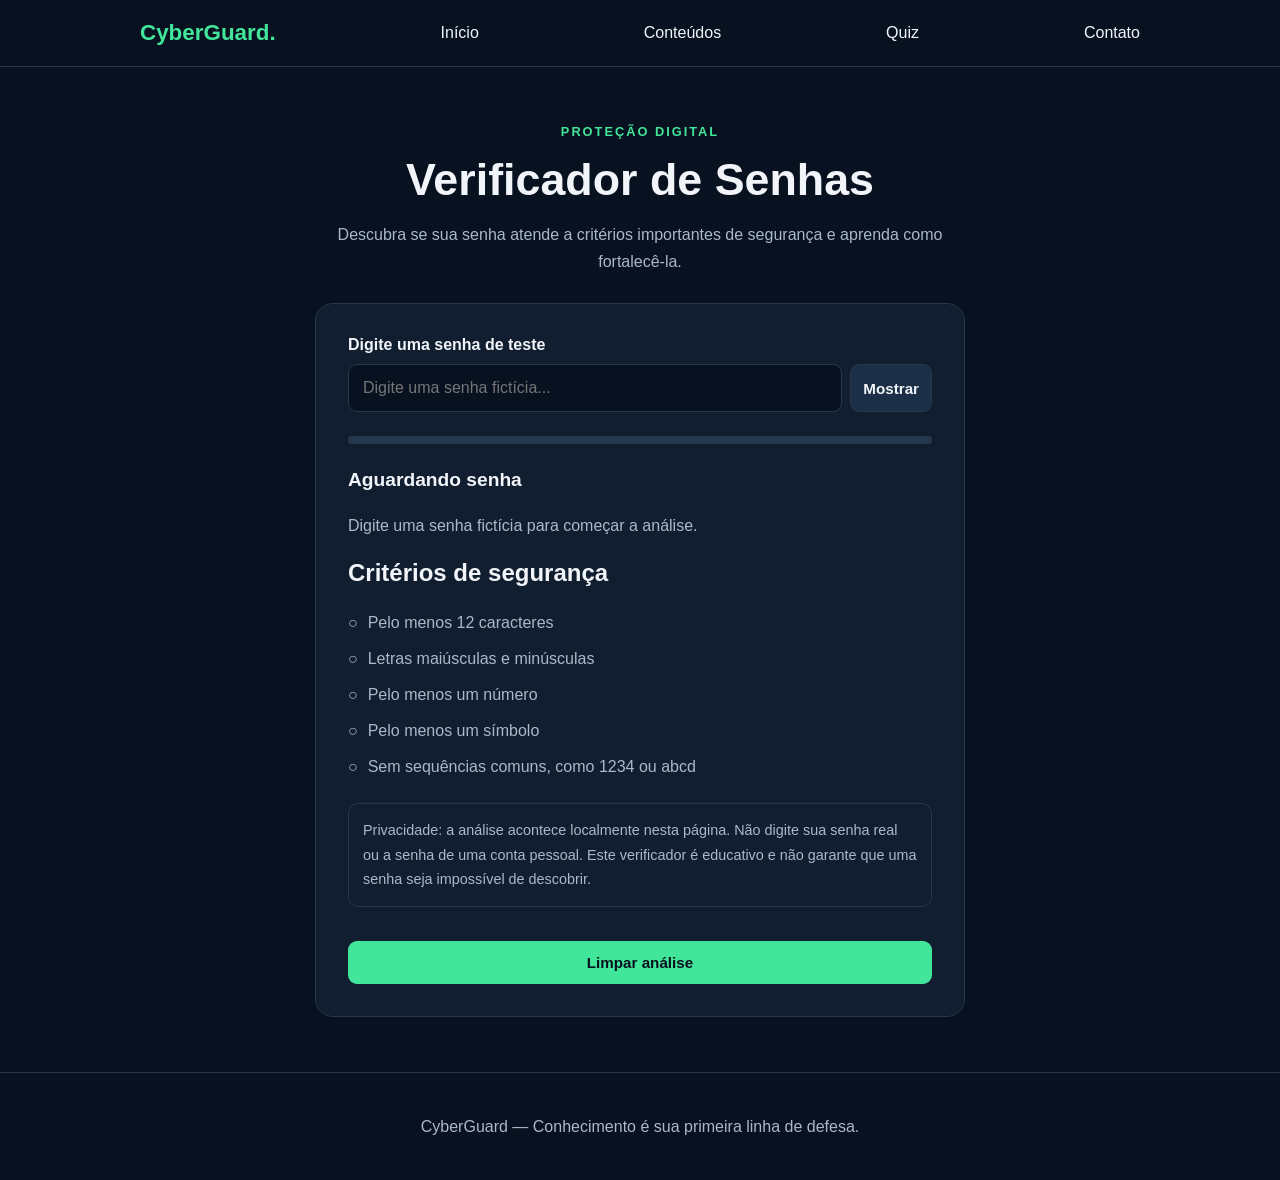
<file: senhas.html>
<!DOCTYPE html>
<html lang="pt-BR">
<head>
  <meta charset="UTF-8">
  <meta name="viewport" content="width=device-width, initial-scale=1.0">
  <meta name="description" content="Aprenda a avaliar a força de senhas com o CyberGuard.">
  <title>Verificador de Senhas | CyberGuard</title>

  <style>
    :root {
      --fundo: #07111f;
      --painel: #101e30;
      --verde: #42e69b;
      --texto: #f1f5f9;
      --suave: #aab8c9;
      --borda: #26384d;
    }

    * {
      box-sizing: border-box;
    }

    body {
      margin: 0;
      min-height: 100vh;
      background: var(--fundo);
      color: var(--texto);
      font-family: Arial, Helvetica, sans-serif;
    }

    header {
      border-bottom: 1px solid var(--borda);
      padding: 20px;
    }

    nav {
      max-width: 1000px;
      margin: auto;
      display: flex;
      justify-content: space-between;
      align-items: center;
      gap: 16px;
      flex-wrap: wrap;
    }

    nav a {
      color: var(--texto);
      text-decoration: none;
    }

    nav a:hover {
      color: var(--verde);
    }

    nav .logo {
      color: var(--verde);
      font-size: 1.4rem;
      font-weight: bold;
    }

    main {
      width: min(650px, 92%);
      margin: 55px auto;
    }

    .introducao {
      text-align: center;
      margin-bottom: 28px;
    }

    .etiqueta {
      color: var(--verde);
      font-size: .8rem;
      font-weight: bold;
      letter-spacing: 2px;
      text-transform: uppercase;
    }

    h1 {
      font-size: clamp(2rem, 5vw, 2.8rem);
      margin: 14px 0;
    }

    p {
      line-height: 1.7;
    }

    .suave {
      color: var(--suave);
    }

    .painel {
      background: var(--painel);
      border: 1px solid var(--borda);
      border-radius: 18px;
      padding: clamp(20px, 5vw, 32px);
    }

    label {
      display: block;
      font-weight: bold;
      margin-bottom: 10px;
    }

    .campo {
      display: flex;
      gap: 8px;
    }

    input {
      min-width: 0;
      flex: 1;
      padding: 14px;
      border: 1px solid var(--borda);
      border-radius: 9px;
      background: #07111f;
      color: var(--texto);
      font-size: 1rem;
    }

    button {
      cursor: pointer;
      border-radius: 9px;
      font-size: .95rem;
      font-weight: bold;
    }

    input:focus-visible,
    button:focus-visible,
    a:focus-visible {
      outline: 2px solid var(--verde);
      outline-offset: 3px;
    }

    .secundario {
      background: #1b3046;
      color: var(--texto);
      border: 1px solid var(--borda);
      padding: 12px;
    }

    .medidor {
      height: 8px;
      margin-top: 24px;
      background: #26384d;
      border-radius: 20px;
      overflow: hidden;
    }

    #barra {
      height: 100%;
      width: 0;
      background: var(--verde);
      transition: width .25s;
    }

    #nivel {
      font-size: 1.2rem;
      font-weight: bold;
      margin-bottom: 4px;
    }

    .criterios {
      list-style: none;
      padding: 0;
      display: grid;
      gap: 12px;
      margin-top: 24px;
    }

    .criterios li {
      color: var(--suave);
      display: flex;
      gap: 10px;
      line-height: 1.5;
    }

    .criterios li.ok {
      color: var(--verde);
    }

    .aviso {
      border: 1px solid var(--borda);
      padding: 14px;
      border-radius: 10px;
      color: var(--suave);
      font-size: .9rem;
      margin-top: 24px;
    }

    .limpar {
      width: 100%;
      margin-top: 20px;
      padding: 13px;
      background: var(--verde);
      color: #07111f;
      border: 0;
    }

    footer {
      border-top: 1px solid var(--borda);
      padding: 24px;
      text-align: center;
      color: var(--suave);
      margin-top: 55px;
    }

    @media (max-width: 480px) {
      nav {
        justify-content: center;
      }

      main {
        margin-top: 35px;
      }

      .campo {
        flex-wrap: wrap;
      }

      .campo input {
        flex-basis: 100%;
      }
    }
  </style>
</head>

<body>
  <header>
    <nav aria-label="Navegação principal">
      <a class="logo" href="index.html">CyberGuard.</a>
      <a href="index.html">Início</a>
      <a href="galeria.html">Conteúdos</a>
      <a href="quiz.html">Quiz</a>
      <a href="contato.html">Contato</a>
    </nav>
  </header>

  <main>
    <section class="introducao">
      <span class="etiqueta">Proteção digital</span>
      <h1>Verificador de Senhas</h1>
      <p class="suave">
        Descubra se sua senha atende a critérios importantes
        de segurança e aprenda como fortalecê-la.
      </p>
    </section>

    <section class="painel">
      <label for="senha">Digite uma senha de teste</label>

      <div class="campo">
        <input
          type="password"
          id="senha"
          placeholder="Digite uma senha fictícia..."
          autocomplete="off"
          spellcheck="false"
          aria-describedby="aviso"
        >
        <button
          type="button"
          class="secundario"
          id="mostrar"
          aria-pressed="false"
        >Mostrar</button>
      </div>

      <div class="medidor"
        role="progressbar"
        aria-label="Critérios de segurança atendidos"
        aria-valuemin="0"
        aria-valuemax="5"
        aria-valuenow="0"
        id="progresso">
        <div id="barra"></div>
      </div>

      <p id="nivel" aria-live="polite">Aguardando senha</p>
      <p id="resumo" class="suave">
        Digite uma senha fictícia para começar a análise.
      </p>

      <h2>Critérios de segurança</h2>
      <ul class="criterios">
        <li id="c1"><span>○</span> Pelo menos 12 caracteres</li>
        <li id="c2"><span>○</span> Letras maiúsculas e minúsculas</li>
        <li id="c3"><span>○</span> Pelo menos um número</li>
        <li id="c4"><span>○</span> Pelo menos um símbolo</li>
        <li id="c5"><span>○</span> Sem sequências comuns, como 1234 ou abcd</li>
      </ul>

      <p class="aviso" id="aviso">
        Privacidade: a análise acontece localmente nesta página.
        Não digite sua senha real ou a senha de uma conta pessoal.
        Este verificador é educativo e não garante que uma senha
        seja impossível de descobrir.
      </p>

      <button type="button" class="limpar" id="limpar">
        Limpar análise
      </button>
    </section>
  </main>

  <footer>
    <p>CyberGuard — Conhecimento é sua primeira linha de defesa.</p>
  </footer>

  <script>
    const campoSenha = document.getElementById("senha");
    const botaoMostrar = document.getElementById("mostrar");
    const barra = document.getElementById("barra");
    const progresso = document.getElementById("progresso");
    const nivel = document.getElementById("nivel");
    const resumo = document.getElementById("resumo");

    function analisarSenha() {
      const senha = campoSenha.value;

      const criterios = [
        senha.length >= 12,
        /[a-z]/.test(senha) && /[A-Z]/.test(senha),
        /\d/.test(senha),
        /[^A-Za-z0-9]/.test(senha),
        senha.length > 0 &&
  !/(0123|1234|2345|3456|4567|5678|6789|9876|8765|7654|6543|5432|4321|abcd|bcde|cdef|dcba|qwer|asdf|password)/i.test(senha)
      criterios.forEach((atendido, indice) => {
        const item = document.getElementById(`c${indice + 1}`);
        item.classList.toggle("ok", atendido);
        item.querySelector("span").textContent = atendido ? "✓" : "○";
      });

      const pontos = senha.length === 0
        ? 0
        : criterios.filter(Boolean).length;

      barra.style.width = `${pontos * 20}%`;
      progresso.setAttribute("aria-valuenow", pontos);

      if (senha.length === 0) {
        nivel.textContent = "Aguardando senha";
        resumo.textContent =
          "Digite uma senha fictícia para começar a análise.";
      } else if (pontos <= 2) {
        nivel.textContent = "Precisa melhorar";
        resumo.textContent =
          `${pontos} de 5 critérios atendidos. Tente fortalecer a senha.`;
      } else if (pontos <= 4) {
        nivel.textContent = "Boa base";
        resumo.textContent =
          `${pontos} de 5 critérios atendidos. Ainda há melhorias possíveis.`;
      } else {
        nivel.textContent = "Todos os critérios atendidos";
        resumo.textContent =
          "A senha passou nos cinco critérios desta ferramenta educativa.";
      }
    }

    campoSenha.addEventListener("input", analisarSenha);

    botaoMostrar.addEventListener("click", () => {
      const estaOculta = campoSenha.type === "password";

      campoSenha.type = estaOculta ? "text" : "password";
      botaoMostrar.textContent = estaOculta ? "Ocultar" : "Mostrar";
      botaoMostrar.setAttribute("aria-pressed", String(estaOculta));
    });

    document.getElementById("limpar").addEventListener("click", () => {
      campoSenha.value = "";
      campoSenha.type = "password";
      botaoMostrar.textContent = "Mostrar";
      botaoMostrar.setAttribute("aria-pressed", "false");
      analisarSenha();
      campoSenha.focus();
    });
  </script>
</body>
</html>
</file>
<file: style.css>
/* CONFIGURAÇÕES GERAIS */
:root {
    --fundo: #080d12;
    --fundo-card: #101922;
    --verde: #35e6a0;
    --texto: #f2f7f5;
    --texto-suave: #a2b0b9;
    --borda: #22313b;
}

* {
    margin: 0;
    padding: 0;
    box-sizing: border-box;
}

html {
    scroll-behavior: smooth;
}

body {
    background: var(--fundo);
    color: var(--texto);
    font-family: Arial, Helvetica, sans-serif;
    line-height: 1.7;
}

a {
    color: inherit;
    text-decoration: none;
}

p {
    color: var(--texto-suave);
}

/* CABEÇALHO */
.cabecalho {
    min-height: 80px;
    padding: 20px 8%;
    display: flex;
    justify-content: space-between;
    align-items: center;
    gap: 24px;
    flex-wrap: wrap;
    border-bottom: 1px solid var(--borda);
    background: #0b1219;
}

.logo {
    display: flex;
    align-items: center;
    gap: 10px;
    font-size: 22px;
    font-weight: bold;
}

.logo-icone {
    background: var(--verde);
    color: #07120e;
    padding: 4px 9px;
    border-radius: 8px;
    font-size: 16px;
}

.destaque {
    color: var(--verde);
}

.menu {
    display: flex;
    flex-wrap: wrap;
    align-items: center;
    gap: 12px;
}

.menu a {
    color: var(--texto-suave);
    padding: 8px 10px;
    border-radius: 6px;
    transition: color 0.2s, background 0.2s;
}

.menu a:hover,
.menu a.ativo {
    color: var(--verde);
    background: #14251f;
}

/* APRESENTAÇÃO PRINCIPAL */
.hero {
    min-height: 520px;
    padding: 80px 8%;
    display: flex;
    align-items: center;
    justify-content: space-between;
    gap: 50px;
}

.hero-texto {
    max-width: 600px;
}

.etiqueta {
    display: inline-block;
    color: var(--verde);
    font-size: 12px;
    font-weight: bold;
    letter-spacing: 2px;
    margin-bottom: 18px;
}

h1 {
    font-size: clamp(38px, 5vw, 64px);
    line-height: 1.12;
    margin-bottom: 22px;
}

h1 span {
    color: var(--verde);
}

.hero-texto p {
    font-size: 17px;
    max-width: 560px;
}

.botoes {
    display: flex;
    flex-wrap: wrap;
    align-items: center;
    gap: 16px;
    margin-top: 30px;
}

.botao,
.botao-secundario {
    display: inline-block;
    padding: 13px 21px;
    border-radius: 8px;
    font-weight: bold;
    transition: 0.2s;
}

.botao {
    background: var(--verde);
    color: #07120e;
}

.botao:hover {
    transform: translateY(-2px);
    filter: brightness(1.1);
}

.botao-secundario {
    border: 1px solid var(--borda);
    color: var(--texto);
}

.botao-secundario:hover {
    border-color: var(--verde);
}

/* ILUSTRAÇÃO DE PROTEÇÃO DIGITAL */
.hero-visual {
    width: 300px;
    height: 300px;
    flex-shrink: 0;
    position: relative;
    display: flex;
    align-items: center;
    justify-content: center;
}

.circulo {
    position: absolute;
    border: 1px solid #1e5947;
    border-radius: 50%;
}

.circulo-externo {
    width: 290px;
    height: 290px;
}

.circulo-interno {
    width: 220px;
    height: 220px;
    border-color: #278665;
}

.escudo {
    width: 110px;
    height: 125px;
    display: flex;
    align-items: center;
    justify-content: center;
    background: #103d30;
    color: var(--verde);
    font-size: 65px;
    font-weight: bold;
    clip-path: polygon(50% 0, 95% 18%, 87% 70%, 50% 100%, 13% 70%, 5% 18%);
    filter: drop-shadow(0 0 15px #35e6a055);
}

.selo {
    position: absolute;
    background: var(--fundo-card);
    border: 1px solid var(--borda);
    border-radius: 8px;
    padding: 8px 12px;
    color: var(--verde);
    font-size: 10px;
    font-weight: bold;
    letter-spacing: 1px;
}

.selo-topo {
    top: 25px;
    right: -15px;
}

.selo-base {
    bottom: 25px;
    left: -15px;
}

/* SEÇÕES */
.secao {
    padding: 75px 8%;
}

.titulo-secao {
    max-width: 720px;
    margin: 0 auto 40px;
    text-align: center;
}

h2 {
    font-size: clamp(28px, 4vw, 40px);
    line-height: 1.2;
    margin-bottom: 18px;
}

.titulo-secao p {
    margin-top: 12px;
}

.grade-cards {
    display: grid;
    grid-template-columns: repeat(3, minmax(0, 1fr));
    gap: 22px;
}

.card {
    position: relative;
    padding: 30px;
    background: linear-gradient(145deg, #121e28, #0b131a);
    border: 1px solid #243540;
    border-radius: 16px;
    overflow: hidden;
    transition: transform 0.25s ease,
                border-color 0.25s ease,
                box-shadow 0.25s ease;
}

/* Detalhe verde discreto no topo */
.card::before {
    content: "";
    position: absolute;
    top: 0;
    left: 30px;
    width: 45px;
    height: 3px;
    background: var(--verde);
    border-radius: 0 0 4px 4px;
    opacity: 0.8;
}

.card:hover {
    transform: translateY(-6px);
    border-color: #35e6a0;
    box-shadow: 0 12px 30px #00000035;
}

.card-icone {
    display: flex;
    align-items: center;
    justify-content: center;
    width: 54px;
    height: 54px;
    margin-bottom: 24px;
    border: 1px solid #245c49;
    border-radius: 13px;
    background: #103326;
    font-size: 27px;
}

.card h3 {
    margin-bottom: 12px;
    color: var(--texto);
    font-size: 20px;
    font-weight: 700;
    line-height: 1.4;
}

.card p {
    color: #a2b0b9;
    font-size: 15px;
    line-height: 1.8;
}

h3 {
    font-size: 20px;
    margin-bottom: 10px;
}

.secao-destaque {
    background: #0c141b;
    border-top: 1px solid var(--borda);
    border-bottom: 1px solid var(--borda);
}

.lista-dicas {
    max-width: 700px;
    margin: 0 auto 30px;
    list-style: none;
}

.lista-dicas li {
    display: flex;
    gap: 12px;
    align-items: flex-start;
    margin: 15px 0;
    color: var(--texto-suave);
}

.check {
    color: var(--verde);
    font-weight: bold;
}

/* TOPO DAS PÁGINAS INTERNAS */
.pagina-topo {
    padding: 65px 8% 35px;
    text-align: center;
}

.pagina-topo h1 {
    font-size: clamp(34px, 5vw, 48px);
}

/* GALERIA */
.grade-galeria {
    padding: 20px 8% 80px;
    display: grid;
    grid-template-columns: repeat(3, minmax(0, 1fr));
    gap: 24px;
}

.card-imagem {
    overflow: hidden;
    background: var(--fundo-card);
    border: 1px solid var(--borda);
    border-radius: 14px;
}

.card-imagem img {
    width: 100%;
    height: 200px;
    display: block;
    object-fit: cover;
    background: #17242c;
}

.card-conteudo {
    padding: 22px;
}

.categoria {
    display: inline-block;
    color: var(--verde);
    font-size: 11px;
    font-weight: bold;
    margin-bottom: 10px;
    text-transform: uppercase;
    letter-spacing: 1px;
}

/* CONTATO */
.contato-layout {
    padding: 25px 8% 80px;
    display: grid;
    grid-template-columns: 1fr 1.2fr;
    gap: 40px;
    align-items: start;
}

.contato-info,
.formulario {
    padding: 28px;
    border: 1px solid var(--borda);
    border-radius: 14px;
    background: var(--fundo-card);
}

.info-item {
    display: flex;
    gap: 14px;
    margin-top: 25px;
    align-items: flex-start;
}

.info-icone {
    font-size: 24px;
}

.aviso {
    margin-top: 25px;
    padding: 15px;
    border-left: 3px solid var(--verde);
    background: #14251f;
    border-radius: 5px;
    font-size: 14px;
}

.form-descricao {
    margin-bottom: 25px;
}

.campo {
    margin-bottom: 18px;
}

.campo label {
    display: block;
    margin-bottom: 7px;
    font-weight: bold;
    font-size: 14px;
}

.campo input,
.campo select,
.campo textarea {
    width: 100%;
    padding: 13px;
    background: #080d12;
    color: var(--texto);
    border: 1px solid var(--borda);
    border-radius: 7px;
    font: inherit;
}

.campo input:focus,
.campo select:focus,
.campo textarea:focus {
    outline: 1px solid var(--verde);
    border-color: var(--verde);
}

.campo textarea {
    min-height: 130px;
    resize: vertical;
}

.botao-form {
    width: 100%;
    border: none;
    cursor: pointer;
    font: inherit;
    font-weight: bold;
}

.nota-form {
    margin-top: 15px;
    font-size: 12px;
}

/* RODAPÉ */
.rodape {
    padding: 35px 8%;
    border-top: 1px solid var(--borda);
    background: #0b1219;
    text-align: center;
}

.rodape .logo {
    justify-content: center;
    margin-bottom: 12px;
}

.rodape p {
    font-size: 14px;
}

.copyright {
    margin-top: 12px;
    font-size: 12px !important;
}

/* ADAPTAÇÃO PARA CELULARES */
@media (max-width: 800px) {
    .hero {
        flex-direction: column;
        text-align: center;
        padding-top: 55px;
    }

    .hero-texto p {
        margin: auto;
    }

    .botoes {
        justify-content: center;
    }

    .hero-visual {
        width: 260px;
        height: 260px;
    }

    .circulo-externo {
        width: 250px;
        height: 250px;
    }

    .circulo-interno {
        width: 190px;
        height: 190px;
    }

    .grade-cards,
    .grade-galeria {
        grid-template-columns: 1fr;
    }

    .contato-layout {
        grid-template-columns: 1fr;
    }

    .cabecalho {
        justify-content: center;
    }

    .menu {
        justify-content: center;
        gap: 16px;
    }
}
</file>
